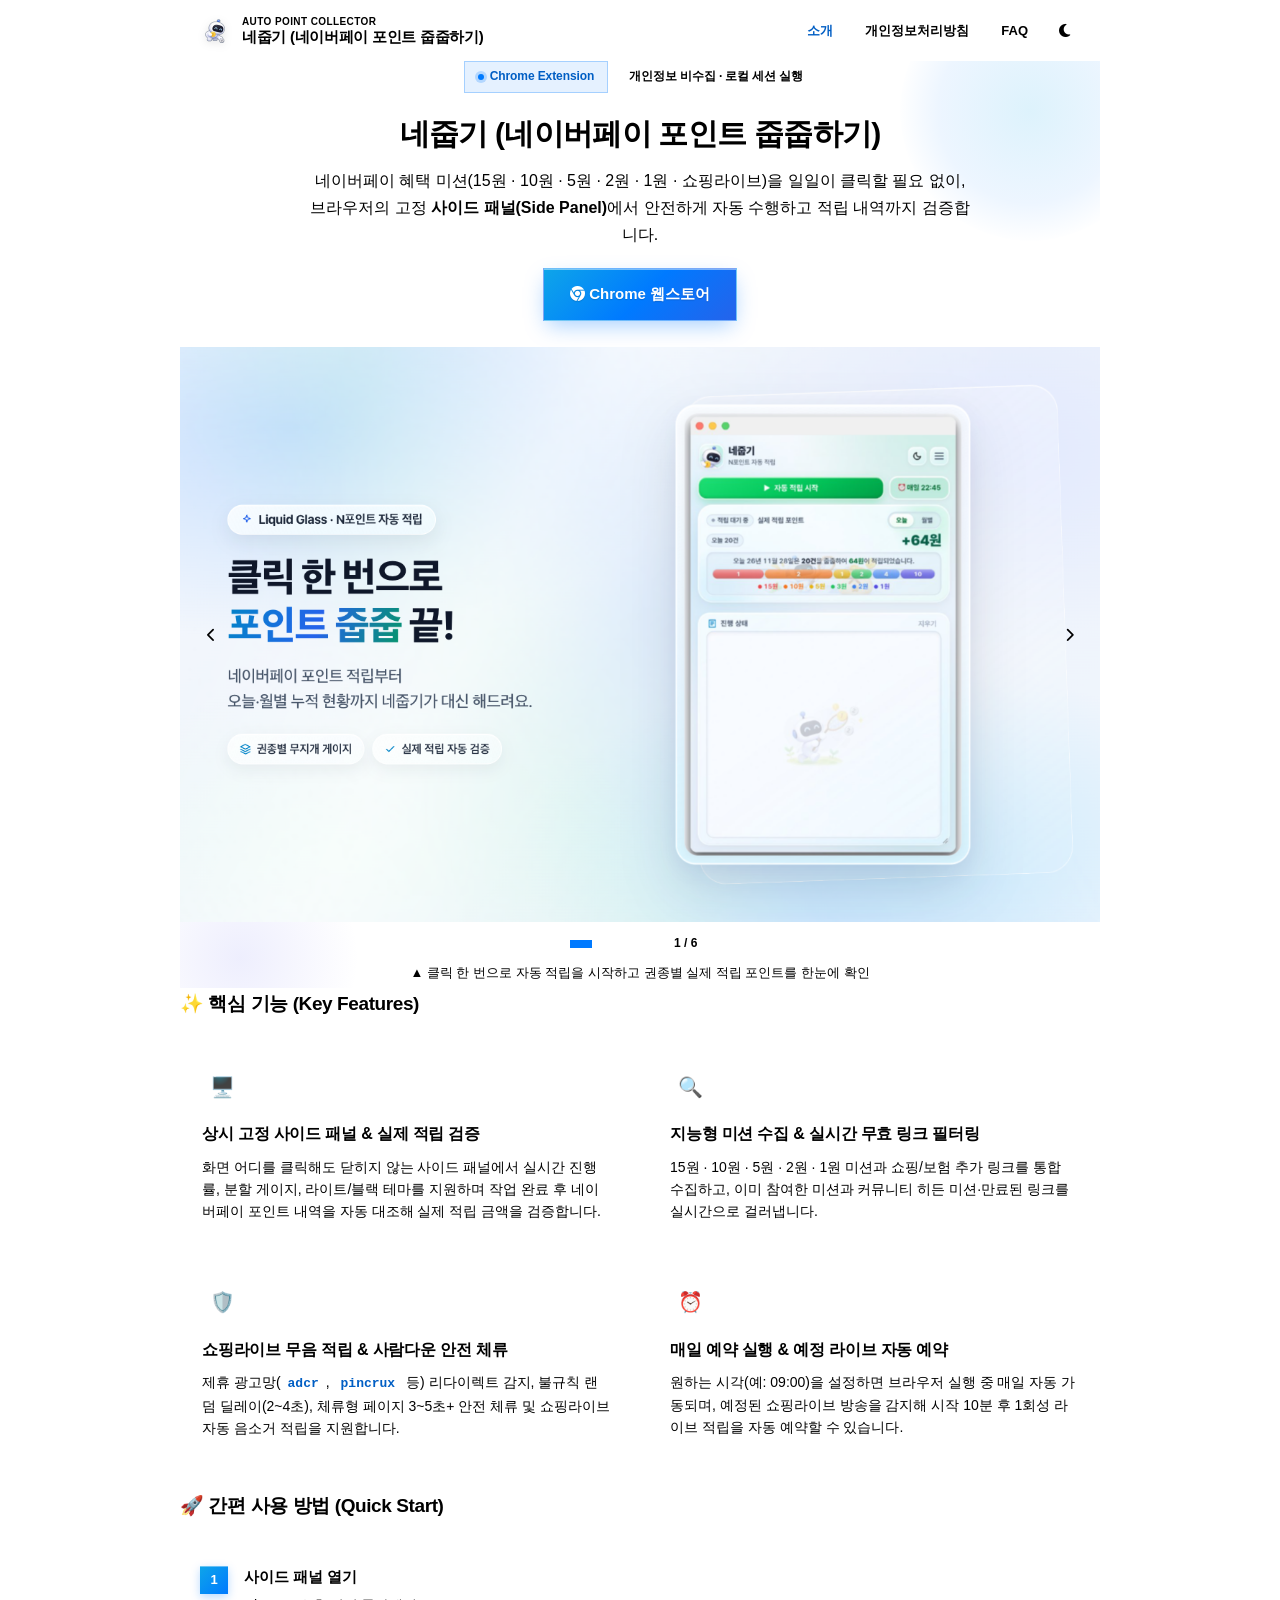
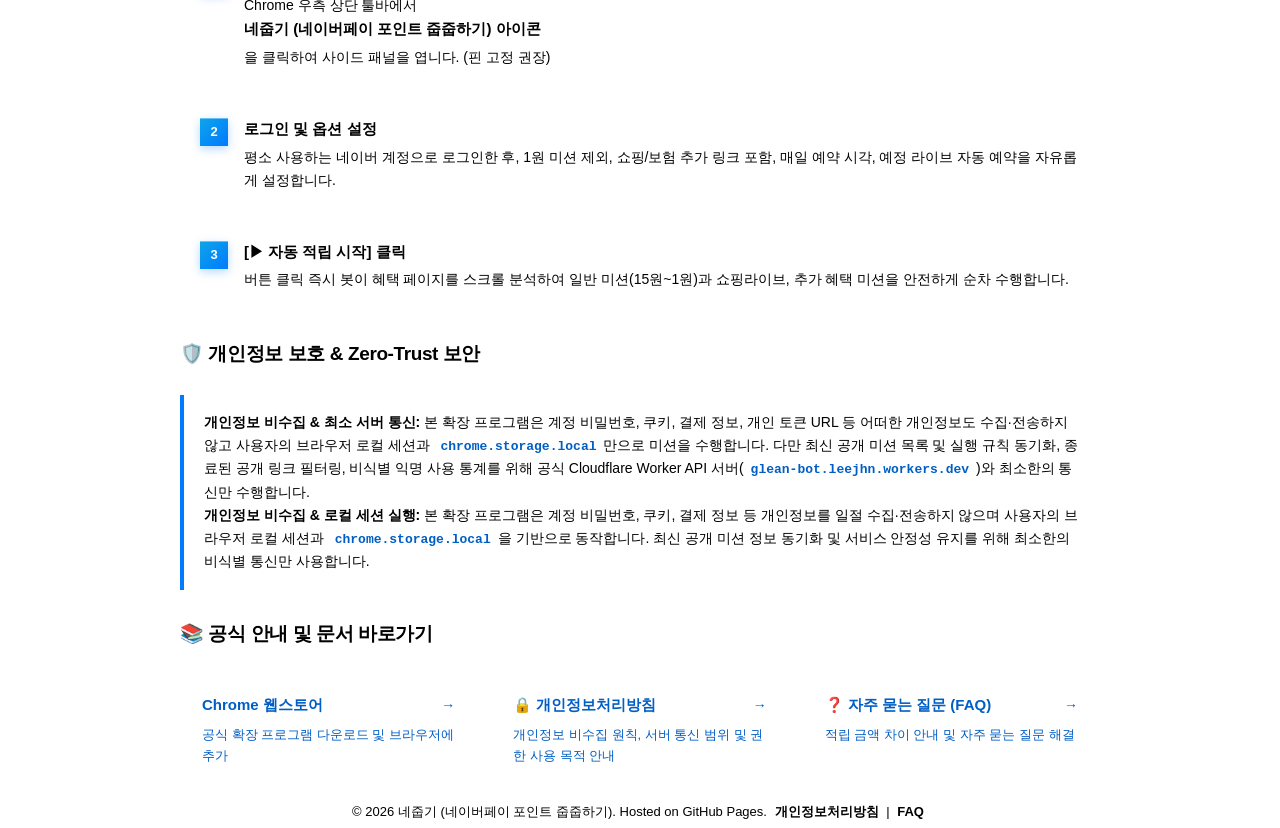
<file: index.html>
<!DOCTYPE html>
<html lang="ko">

<head>
  <meta charset="UTF-8">
  <meta name="viewport" content="width=device-width, initial-scale=1.0">
  <title>네줍기 (네이버페이 포인트 줍줍하기)</title>
  <!-- Google Analytics (GA4) -->
  <script async src="https://www.googletagmanager.com/gtag/js?id=G-PGM46FRKZF"></script>
  <script>
    window.dataLayer = window.dataLayer || [];
    function gtag() { dataLayer.push(arguments); }
    gtag('js', new Date());
    gtag('config', 'G-PGM46FRKZF');
  </script>
  <link rel="icon" type="image/png" sizes="48x48" href="icons/icon48.png">
  <link rel="icon" type="image/png" sizes="16x16" href="icons/icon16.png">
  <link rel="stylesheet" href="https://cdnjs.cloudflare.com/ajax/libs/font-awesome/6.5.1/css/all.min.css">
  <link rel="stylesheet" href="style.css">
  <script>
    (function () {
      const saved = localStorage.getItem("portal-theme") || localStorage.getItem("glean-theme");
      if (saved === "black") document.documentElement.setAttribute("data-theme", "black");
    })();
  </script>
</head>

<body>
  <div class="container">
    <!-- 1. Context Header (Floating Glass) -->
    <header>
      <div class="header-inner">
        <a href="index.html" class="brand">
          <div class="brand-icon-wrap">
            <img src="icons/icon48.png" alt="네줍기 (네이버페이 포인트 줍줍하기)" class="brand-icon">
          </div>
          <div class="brand-title-group">
            <span class="brand-eyebrow">Auto Point Collector</span>
            <span class="brand-name">네줍기 (네이버페이 포인트 줍줍하기)</span>
          </div>
        </a>
        <div class="header-right">
          <nav aria-label="주요 메뉴">
            <a href="index.html" class="active">소개</a>
            <a href="privacy.html">개인정보처리방침</a>
            <a href="support.html">FAQ</a>
          </nav>
          <button type="button" id="themeToggleBtn" class="theme-toggle-btn" title="화면 테마 전환 (Light / Black)"
            aria-label="화면 테마 전환"><i class="fa-solid fa-moon" id="themeIcon"></i></button>
        </div>
      </div>
    </header>

    <main>
      <!-- 2. Hero Surface -->
      <div class="card hero">
        <div class="hero-badges">
          <span class="badge"><span class="badge-dot"></span>Chrome Extension</span>
          <span class="badge badge-neutral">개인정보 비수집 · 로컬 세션 실행</span>
        </div>
        <h1>네줍기 (네이버페이 포인트 줍줍하기)</h1>
        <p class="lead">
          네이버페이 혜택 미션(15원 · 10원 · 5원 · 2원 · 1원 · 쇼핑라이브)을 일일이 클릭할 필요 없이,<br>
          브라우저의 고정 <strong>사이드 패널(Side Panel)</strong>에서 안전하게 자동 수행하고 적립 내역까지 검증합니다.
        </p>

        <div class="hero-actions">
          <a href="https://chromewebstore.google.com/detail/igapegjpaakmioifekllmfjdmkddagjp" target="_blank"
            rel="noopener noreferrer" class="btn-install">
            <span><i class="fa-brands fa-chrome"></i> Chrome 웹스토어</span>
          </a>
        </div>

        <!-- Product Screenshot Carousel -->
        <div class="screenshot-wrapper screenshot-carousel" id="screenshotCarousel" role="region"
          aria-roledescription="carousel" aria-label="네줍기 주요 화면 미리보기" tabindex="0">
          <div class="screenshot-viewport">
            <div class="screenshot-track" id="carouselTrack">
              <div class="screenshot-slide" data-caption="▲ 클릭 한 번으로 자동 적립을 시작하고 권종별 실제 적립 포인트를 한눈에 확인">
                <img src="images/screenshot_1_1280x800.png" alt="네줍기 - 클릭 한 번으로 네이버페이 포인트 자동 적립 및 권종별 실적립 요약"
                  width="1280" height="800" decoding="async" loading="eager" class="screenshot-slide-img">
              </div>
              <div class="screenshot-slide" data-caption="▲ 좌측 네이버페이 혜택 화면과 우측 상시 고정 사이드 패널의 나란히 실행 화면">
                <img src="images/screenshot_2_1280x800.png" alt="네줍기 - 브라우저 사이드 패널에서 네이버페이 혜택 페이지와 함께 자동 적립 실행"
                  width="1280" height="800" decoding="async" loading="lazy" class="screenshot-slide-img">
              </div>
              <div class="screenshot-slide" data-caption="▲ 다양한 미션의 실시간 수집과 진행 상태를 한눈에 확인하고 일시정지·중지 제어">
                <img src="images/screenshot_3_1280x800.png" alt="네줍기 - 실시간 미션 수집과 진행 상태 로그 확인 및 일시정지 제어"
                  width="1280" height="800" decoding="async" loading="lazy" class="screenshot-slide-img">
              </div>
              <div class="screenshot-slide" data-caption="▲ 오늘 누적 무지개 게이지와 월별 스파크라인·연간 4×3 통계까지 투명하게 조회">
                <img src="images/screenshot_4_1280x800.png" alt="네줍기 - 오늘 누적 무지개 게이지, 월별 스파크라인, 연간 4x3 월별 합계 모달"
                  width="1280" height="800" decoding="async" loading="lazy" class="screenshot-slide-img">
              </div>
              <div class="screenshot-slide" data-caption="▲ 매일 자동 시작 예약, 예정 라이브 +10분 예약, 별도 창 조용히 실행 등 맞춤 옵션">
                <img src="images/screenshot_5_1280x800.png" alt="네줍기 - 매일 자동 시작 시간 예약, 예정 라이브 예약 및 맞춤 자동화 설정"
                  width="1280" height="800" decoding="async" loading="lazy" class="screenshot-slide-img">
              </div>
              <div class="screenshot-slide" data-caption="▲ 크롬 우측 상단 퍼즐 아이콘에서 네줍기를 찾아 핀 고정으로 빠르게 열기">
                <img src="images/screenshot_6_1280x800.png" alt="네줍기 - 크롬 우측 상단 퍼즐 아이콘에서 네줍기를 찾아 핀 고정하는 사용 가이드"
                  width="1280" height="800" decoding="async" loading="lazy" class="screenshot-slide-img">
              </div>
            </div>
            <button type="button" class="carousel-btn prev" id="carouselPrev" aria-label="이전 화면">
              <i class="fa-solid fa-chevron-left"></i>
            </button>
            <button type="button" class="carousel-btn next" id="carouselNext" aria-label="다음 화면">
              <i class="fa-solid fa-chevron-right"></i>
            </button>
          </div>
          <div class="carousel-controls">
            <div class="carousel-dots" id="carouselDots">
              <button type="button" class="carousel-dot active" data-index="0" aria-label="1번 화면 보기"
                aria-current="true"></button>
              <button type="button" class="carousel-dot" data-index="1" aria-label="2번 화면 보기"></button>
              <button type="button" class="carousel-dot" data-index="2" aria-label="3번 화면 보기"></button>
              <button type="button" class="carousel-dot" data-index="3" aria-label="4번 화면 보기"></button>
              <button type="button" class="carousel-dot" data-index="4" aria-label="5번 화면 보기"></button>
              <button type="button" class="carousel-dot" data-index="5" aria-label="6번 화면 보기"></button>
            </div>
            <span class="carousel-counter" id="carouselCounter" aria-live="polite">1 / 6</span>
          </div>
          <p class="screenshot-caption" id="carouselCaption">▲ 클릭 한 번으로 자동 적립을 시작하고 권종별 실제 적립 포인트를 한눈에 확인</p>
        </div>
      </div>

      <!-- 3. Key Features & Quick Start Surface -->
      <div class="card">
        <h2>✨ 핵심 기능 (Key Features)</h2>
        <div class="feature-grid">
          <div class="feature-item">
            <div class="icon">🖥️</div>
            <h3>상시 고정 사이드 패널 &amp; 실제 적립 검증</h3>
            <p>화면 어디를 클릭해도 닫히지 않는 사이드 패널에서 실시간 진행률, 분할 게이지, 라이트/블랙 테마를 지원하며 작업 완료 후 네이버페이 포인트 내역을 자동 대조해 실제 적립 금액을
              검증합니다.</p>
          </div>

          <div class="feature-item">
            <div class="icon">🔍</div>
            <h3>지능형 미션 수집 &amp; 실시간 무효 링크 필터링</h3>
            <p>15원 · 10원 · 5원 · 2원 · 1원 미션과 쇼핑/보험 추가 링크를 통합 수집하고, 이미 참여한 미션과 커뮤니티 히든 미션·만료된 링크를 실시간으로 걸러냅니다.</p>
          </div>

          <div class="feature-item">
            <div class="icon">🛡️</div>
            <h3>쇼핑라이브 무음 적립 &amp; 사람다운 안전 체류</h3>
            <p>제휴 광고망(<code>adcr</code>, <code>pincrux</code> 등) 리다이렉트 감지, 불규칙 랜덤 딜레이(2~4초), 체류형 페이지 3~5초+ 안전 체류 및 쇼핑라이브
              자동 음소거 적립을 지원합니다.</p>
          </div>

          <div class="feature-item">
            <div class="icon">⏰</div>
            <h3>매일 예약 실행 &amp; 예정 라이브 자동 예약</h3>
            <p>원하는 시각(예: 09:00)을 설정하면 브라우저 실행 중 매일 자동 가동되며, 예정된 쇼핑라이브 방송을 감지해 시작 10분 후 1회성 라이브 적립을 자동 예약할 수 있습니다.</p>
          </div>
        </div>

        <h2>🚀 간편 사용 방법 (Quick Start)</h2>
        <div class="steps-container">
          <div class="step-row">
            <div class="step-num">1</div>
            <div class="step-content">
              <strong>사이드 패널 열기</strong>
              <p>Chrome 우측 상단 툴바에서 <strong>네줍기 (네이버페이 포인트 줍줍하기) 아이콘</strong>을 클릭하여 사이드 패널을 엽니다. (핀 고정 권장)</p>
            </div>
          </div>

          <div class="step-row">
            <div class="step-num">2</div>
            <div class="step-content">
              <strong>로그인 및 옵션 설정</strong>
              <p>평소 사용하는 네이버 계정으로 로그인한 후, 1원 미션 제외, 쇼핑/보험 추가 링크 포함, 매일 예약 시각, 예정 라이브 자동 예약을 자유롭게 설정합니다.</p>
            </div>
          </div>

          <div class="step-row">
            <div class="step-num">3</div>
            <div class="step-content">
              <strong>[▶ 자동 적립 시작] 클릭</strong>
              <p>버튼 클릭 즉시 봇이 혜택 페이지를 스크롤 분석하여 일반 미션(15원~1원)과 쇼핑라이브, 추가 혜택 미션을 안전하게 순차 수행합니다.</p>
            </div>
          </div>
        </div>

        <h2>🛡️ 개인정보 보호 &amp; Zero-Trust 보안</h2>
        <div class="meta-box">
          <p><strong>개인정보 비수집 &amp; 최소 서버 통신:</strong> 본 확장 프로그램은 계정 비밀번호, 쿠키, 결제 정보, 개인 토큰 URL 등 어떠한 개인정보도 수집·전송하지 않고
            사용자의 브라우저 로컬 세션과 <code>chrome.storage.local</code>만으로 미션을 수행합니다. 다만 최신 공개 미션 목록 및 실행 규칙 동기화, 종료된 공개 링크 필터링,
            비식별 익명 사용 통계를 위해 공식 Cloudflare Worker API 서버(<code>glean-bot.leejhn.workers.dev</code>)와 최소한의 통신만 수행합니다.</p>
          <p><strong>개인정보 비수집 &amp; 로컬 세션 실행:</strong> 본 확장 프로그램은 계정 비밀번호, 쿠키, 결제 정보 등 개인정보를 일절 수집·전송하지 않으며 사용자의 브라우저 로컬
            세션과 <code>chrome.storage.local</code>을 기반으로 동작합니다. 최신 공개 미션 정보 동기화 및 서비스 안정성 유지를 위해 최소한의 비식별 통신만 사용합니다.</p>
        </div>

        <h2>📚 공식 안내 및 문서 바로가기</h2>
        <div class="links-grid">
          <a href="https://chromewebstore.google.com/detail/igapegjpaakmioifekllmfjdmkddagjp" target="_blank"
            rel="noopener noreferrer" class="link-card">
            <div class="title">Chrome 웹스토어</div>
            <div class="desc">공식 확장 프로그램 다운로드 및 브라우저에 추가</div>
          </a>

          <a href="privacy.html" class="link-card">
            <div class="title">🔒 개인정보처리방침</div>
            <div class="desc">개인정보 비수집 원칙, 서버 통신 범위 및 권한 사용 목적 안내</div>
          </a>

          <a href="support.html" class="link-card">
            <div class="title">❓ 자주 묻는 질문 (FAQ)</div>
            <div class="desc">적립 금액 차이 안내 및 자주 묻는 질문 해결</div>
          </a>
        </div>
      </div>
    </main>

    <footer>
      <p>&copy; 2026 네줍기 (네이버페이 포인트 줍줍하기). Hosted on GitHub Pages. <a href="privacy.html">개인정보처리방침</a> | <a
          href="support.html">FAQ</a></p>
    </footer>
  </div>

  <script>
    (function () {
      const btn = document.getElementById("themeToggleBtn");
      const icon = document.getElementById("themeIcon");
      const updateIcon = () => {
        const isBlack = document.documentElement.getAttribute("data-theme") === "black";
        if (icon) icon.className = isBlack ? "fa-solid fa-sun" : "fa-solid fa-moon";
      };
      updateIcon();
      btn.addEventListener("click", () => {
        const isBlack = document.documentElement.getAttribute("data-theme") === "black";
        const next = isBlack ? "light" : "black";
        if (isBlack) {
          document.documentElement.removeAttribute("data-theme");
        } else {
          document.documentElement.setAttribute("data-theme", "black");
        }
        localStorage.setItem("portal-theme", next);
        localStorage.setItem("glean-theme", next);
        updateIcon();
      });
    })();

    (function () {
      const carousel = document.getElementById("screenshotCarousel");
      const track = document.getElementById("carouselTrack");
      const prevBtn = document.getElementById("carouselPrev");
      const nextBtn = document.getElementById("carouselNext");
      const dotsWrap = document.getElementById("carouselDots");
      const counter = document.getElementById("carouselCounter");
      const caption = document.getElementById("carouselCaption");
      if (!carousel || !track) return;

      const slides = Array.from(track.querySelectorAll(".screenshot-slide"));
      const dots = dotsWrap ? Array.from(dotsWrap.querySelectorAll(".carousel-dot")) : [];
      const total = slides.length;
      if (total === 0) return;

      const AUTO_INTERVAL_MS = 4500;
      const reduceMotion = window.matchMedia && window.matchMedia("(prefers-reduced-motion: reduce)").matches;
      let currentIndex = 0;
      let timerId = null;
      let touchStartX = null;
      let touchStartY = null;

      function render() {
        track.style.transform = `translateX(-${currentIndex * 100}%)`;
        dots.forEach((dot, idx) => {
          const isActive = idx === currentIndex;
          dot.classList.toggle("active", isActive);
          if (isActive) {
            dot.setAttribute("aria-current", "true");
          } else {
            dot.removeAttribute("aria-current");
          }
        });
        if (counter) counter.textContent = `${currentIndex + 1} / ${total}`;
        if (caption) {
          const text = slides[currentIndex].getAttribute("data-caption") || "";
          caption.textContent = text;
        }
      }

      function goTo(index) {
        currentIndex = ((index % total) + total) % total;
        render();
      }

      function stopAuto() {
        if (timerId !== null) {
          clearInterval(timerId);
          timerId = null;
        }
      }

      function startAuto() {
        if (reduceMotion || document.hidden || total <= 1) return;
        stopAuto();
        timerId = setInterval(() => goTo(currentIndex + 1), AUTO_INTERVAL_MS);
      }

      function resetAuto() {
        stopAuto();
        startAuto();
      }

      if (prevBtn) {
        prevBtn.addEventListener("click", () => {
          goTo(currentIndex - 1);
          resetAuto();
        });
      }

      if (nextBtn) {
        nextBtn.addEventListener("click", () => {
          goTo(currentIndex + 1);
          resetAuto();
        });
      }

      dots.forEach((dot) => {
        dot.addEventListener("click", () => {
          const idx = Number(dot.getAttribute("data-index"));
          if (!Number.isNaN(idx)) {
            goTo(idx);
            resetAuto();
          }
        });
      });

      carousel.addEventListener("keydown", (e) => {
        if (e.key === "ArrowLeft") {
          e.preventDefault();
          goTo(currentIndex - 1);
          resetAuto();
        } else if (e.key === "ArrowRight") {
          e.preventDefault();
          goTo(currentIndex + 1);
          resetAuto();
        }
      });

      carousel.addEventListener("mouseenter", stopAuto);
      carousel.addEventListener("mouseleave", startAuto);
      carousel.addEventListener("focusin", stopAuto);
      carousel.addEventListener("focusout", (e) => {
        if (!carousel.contains(e.relatedTarget)) startAuto();
      });

      carousel.addEventListener("touchstart", (e) => {
        if (e.touches.length !== 1) return;
        touchStartX = e.touches[0].clientX;
        touchStartY = e.touches[0].clientY;
        stopAuto();
      }, { passive: true });

      carousel.addEventListener("touchend", (e) => {
        if (touchStartX === null || touchStartY === null || e.changedTouches.length === 0) {
          startAuto();
          return;
        }
        const dx = e.changedTouches[0].clientX - touchStartX;
        const dy = e.changedTouches[0].clientY - touchStartY;
        touchStartX = null;
        touchStartY = null;
        if (Math.abs(dx) >= 40 && Math.abs(dx) > Math.abs(dy)) {
          goTo(dx < 0 ? currentIndex + 1 : currentIndex - 1);
        }
        startAuto();
      }, { passive: true });

      document.addEventListener("visibilitychange", () => {
        if (document.hidden) {
          stopAuto();
        } else {
          startAuto();
        }
      });

      render();
      startAuto();
    })();
  </script>
</body>

</html>
</file>
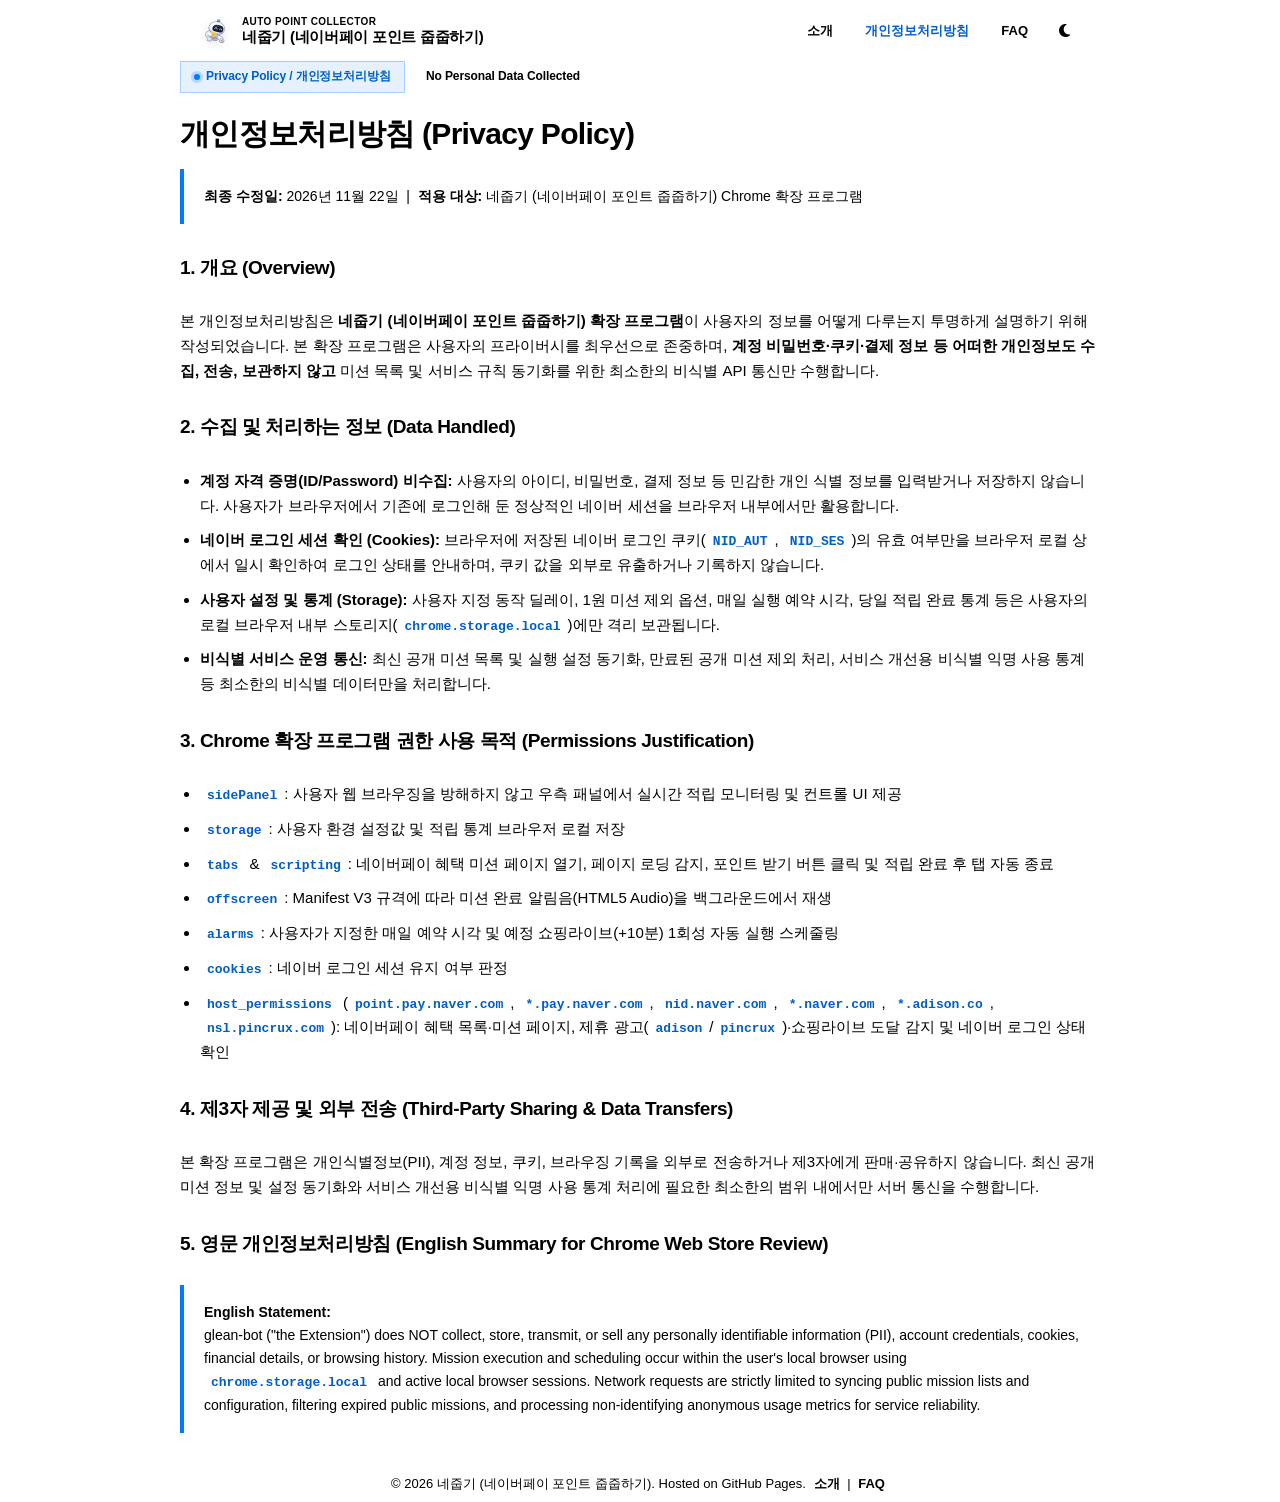
<file: privacy.html>
<!DOCTYPE html>
<html lang="ko">

<head>
  <meta charset="UTF-8">
  <meta name="viewport" content="width=device-width, initial-scale=1.0">
  <title>개인정보처리방침 (Privacy Policy) - 네줍기 (네이버페이 포인트 줍줍하기)</title>
  <!-- Google Analytics (GA4) -->
  <script async src="https://www.googletagmanager.com/gtag/js?id=G-PGM46FRKZF"></script>
  <script>
    window.dataLayer = window.dataLayer || [];
    function gtag() { dataLayer.push(arguments); }
    gtag('js', new Date());
    gtag('config', 'G-PGM46FRKZF');
  </script>
  <link rel="icon" type="image/png" sizes="48x48" href="icons/icon48.png">
  <link rel="icon" type="image/png" sizes="16x16" href="icons/icon16.png">
  <link rel="stylesheet" href="https://cdnjs.cloudflare.com/ajax/libs/font-awesome/6.5.1/css/all.min.css">
  <link rel="stylesheet" href="style.css">
  <script>
    (function () {
      const saved = localStorage.getItem("portal-theme") || localStorage.getItem("glean-theme");
      if (saved === "black") document.documentElement.setAttribute("data-theme", "black");
    })();
  </script>
</head>

<body>
  <div class="container">
    <header>
      <div class="header-inner">
        <a href="index.html" class="brand">
          <div class="brand-icon-wrap">
            <img src="icons/icon48.png" alt="네줍기 (네이버페이 포인트 줍줍하기)" class="brand-icon">
          </div>
          <div class="brand-title-group">
            <span class="brand-eyebrow">Auto Point Collector</span>
            <span class="brand-name">네줍기 (네이버페이 포인트 줍줍하기)</span>
          </div>
        </a>
        <div class="header-right">
          <nav aria-label="주요 메뉴">
            <a href="index.html">소개</a>
            <a href="privacy.html" class="active">개인정보처리방침</a>
            <a href="support.html">FAQ</a>
          </nav>
          <button type="button" id="themeToggleBtn" class="theme-toggle-btn" title="화면 테마 전환 (Light / Black)"
            aria-label="화면 테마 전환"><i class="fa-solid fa-moon" id="themeIcon"></i></button>
        </div>
      </div>
    </header>

    <main>
      <div class="card">
        <div class="hero-badges">
          <span class="badge"><span class="badge-dot"></span>Privacy Policy / 개인정보처리방침</span>
          <span class="badge badge-neutral">No Personal Data Collected</span>
        </div>
        <h1>개인정보처리방침 (Privacy Policy)</h1>
        <div class="meta-box">
          <p><strong>최종 수정일:</strong> 2026년 11월 22일 &nbsp;|&nbsp; <strong>적용 대상:</strong> 네줍기 (네이버페이 포인트 줍줍하기) Chrome 확장
            프로그램</p>
        </div>

        <h2>1. 개요 (Overview)</h2>
        <p>본 개인정보처리방침은 <strong>네줍기 (네이버페이 포인트 줍줍하기) 확장 프로그램</strong>이 사용자의 정보를 어떻게 다루는지 투명하게 설명하기 위해 작성되었습니다. 본 확장 프로그램은
          사용자의 프라이버시를 최우선으로 존중하며, <strong>계정 비밀번호·쿠키·결제 정보 등 어떠한 개인정보도 수집, 전송, 보관하지 않고</strong> 미션 목록 및 서비스 규칙 동기화를 위한
          최소한의 비식별 API 통신만 수행합니다.</p>

        <h2>2. 수집 및 처리하는 정보 (Data Handled)</h2>
        <ul>
          <li><strong>계정 자격 증명(ID/Password) 비수집:</strong> 사용자의 아이디, 비밀번호, 결제 정보 등 민감한 개인 식별 정보를 입력받거나 저장하지 않습니다. 사용자가
            브라우저에서 기존에 로그인해 둔 정상적인 네이버 세션을 브라우저 내부에서만 활용합니다.</li>
          <li><strong>네이버 로그인 세션 확인 (Cookies):</strong> 브라우저에 저장된 네이버 로그인 쿠키(<code>NID_AUT</code>,
            <code>NID_SES</code>)의 유효 여부만을 브라우저 로컬 상에서 일시 확인하여 로그인 상태를 안내하며, 쿠키 값을 외부로 유출하거나 기록하지 않습니다.
          </li>
          <li><strong>사용자 설정 및 통계 (Storage):</strong> 사용자 지정 동작 딜레이, 1원 미션 제외 옵션, 매일 실행 예약 시각, 당일 적립 완료 통계 등은 사용자의 로컬
            브라우저 내부 스토리지(<code>chrome.storage.local</code>)에만 격리 보관됩니다.</li>
          <li><strong>비식별 서비스 운영 통신:</strong> 최신 공개 미션 목록 및 실행 설정 동기화, 만료된 공개 미션 제외 처리, 서비스 개선용 비식별 익명 사용 통계 등 최소한의 비식별
            데이터만을 처리합니다.</li>
        </ul>

        <h2>3. Chrome 확장 프로그램 권한 사용 목적 (Permissions Justification)</h2>
        <ul>
          <li><code>sidePanel</code>: 사용자 웹 브라우징을 방해하지 않고 우측 패널에서 실시간 적립 모니터링 및 컨트롤 UI 제공</li>
          <li><code>storage</code>: 사용자 환경 설정값 및 적립 통계 브라우저 로컬 저장</li>
          <li><code>tabs</code> &amp; <code>scripting</code>: 네이버페이 혜택 미션 페이지 열기, 페이지 로딩 감지, 포인트 받기 버튼 클릭 및 적립 완료 후 탭 자동
            종료</li>
          <li><code>offscreen</code>: Manifest V3 규격에 따라 미션 완료 알림음(HTML5 Audio)을 백그라운드에서 재생</li>
          <li><code>alarms</code>: 사용자가 지정한 매일 예약 시각 및 예정 쇼핑라이브(+10분) 1회성 자동 실행 스케줄링</li>
          <li><code>cookies</code>: 네이버 로그인 세션 유지 여부 판정</li>
          <li><code>host_permissions</code> (<code>point.pay.naver.com</code>, <code>*.pay.naver.com</code>,
            <code>nid.naver.com</code>, <code>*.naver.com</code>, <code>*.adison.co</code>,
            <code>nsl.pincrux.com</code>): 네이버페이 혜택 목록·미션 페이지, 제휴 광고(<code>adison</code>/<code>pincrux</code>)·쇼핑라이브 도달
            감지 및 네이버 로그인 상태 확인
          </li>
        </ul>

        <h2>4. 제3자 제공 및 외부 전송 (Third-Party Sharing &amp; Data Transfers)</h2>
        <p>본 확장 프로그램은 개인식별정보(PII), 계정 정보, 쿠키, 브라우징 기록을 외부로 전송하거나 제3자에게 판매·공유하지 않습니다. 최신 공개 미션 정보 및 설정 동기화와 서비스 개선용 비식별
          익명 사용 통계 처리에 필요한 최소한의 범위 내에서만 서버 통신을 수행합니다.</p>

        <h2>5. 영문 개인정보처리방침 (English Summary for Chrome Web Store Review)</h2>
        <div class="meta-box">
          <p><strong>English Statement:</strong><br>
            glean-bot ("the Extension") does NOT collect, store, transmit, or sell any personally identifiable
            information (PII), account credentials, cookies, financial details, or browsing history. Mission execution
            and scheduling occur within the user's local browser using <code>chrome.storage.local</code> and active
            local browser sessions. Network requests are strictly limited to syncing public mission lists and
            configuration, filtering expired public missions, and processing non-identifying anonymous usage metrics for
            service reliability.</p>
        </div>
      </div>
    </main>

    <footer>
      <p>&copy; 2026 네줍기 (네이버페이 포인트 줍줍하기). Hosted on GitHub Pages. <a href="index.html">소개</a> | <a
          href="support.html">FAQ</a></p>
    </footer>
  </div>

  <script>
    (function () {
      const btn = document.getElementById("themeToggleBtn");
      const icon = document.getElementById("themeIcon");
      const updateIcon = () => {
        const isBlack = document.documentElement.getAttribute("data-theme") === "black";
        if (icon) icon.className = isBlack ? "fa-solid fa-sun" : "fa-solid fa-moon";
      };
      updateIcon();
      btn.addEventListener("click", () => {
        const isBlack = document.documentElement.getAttribute("data-theme") === "black";
        const next = isBlack ? "light" : "black";
        if (isBlack) {
          document.documentElement.removeAttribute("data-theme");
        } else {
          document.documentElement.setAttribute("data-theme", "black");
        }
        localStorage.setItem("portal-theme", next);
        localStorage.setItem("glean-theme", next);
        updateIcon();
      });
    })();
  </script>
</body>

</html>
</file>
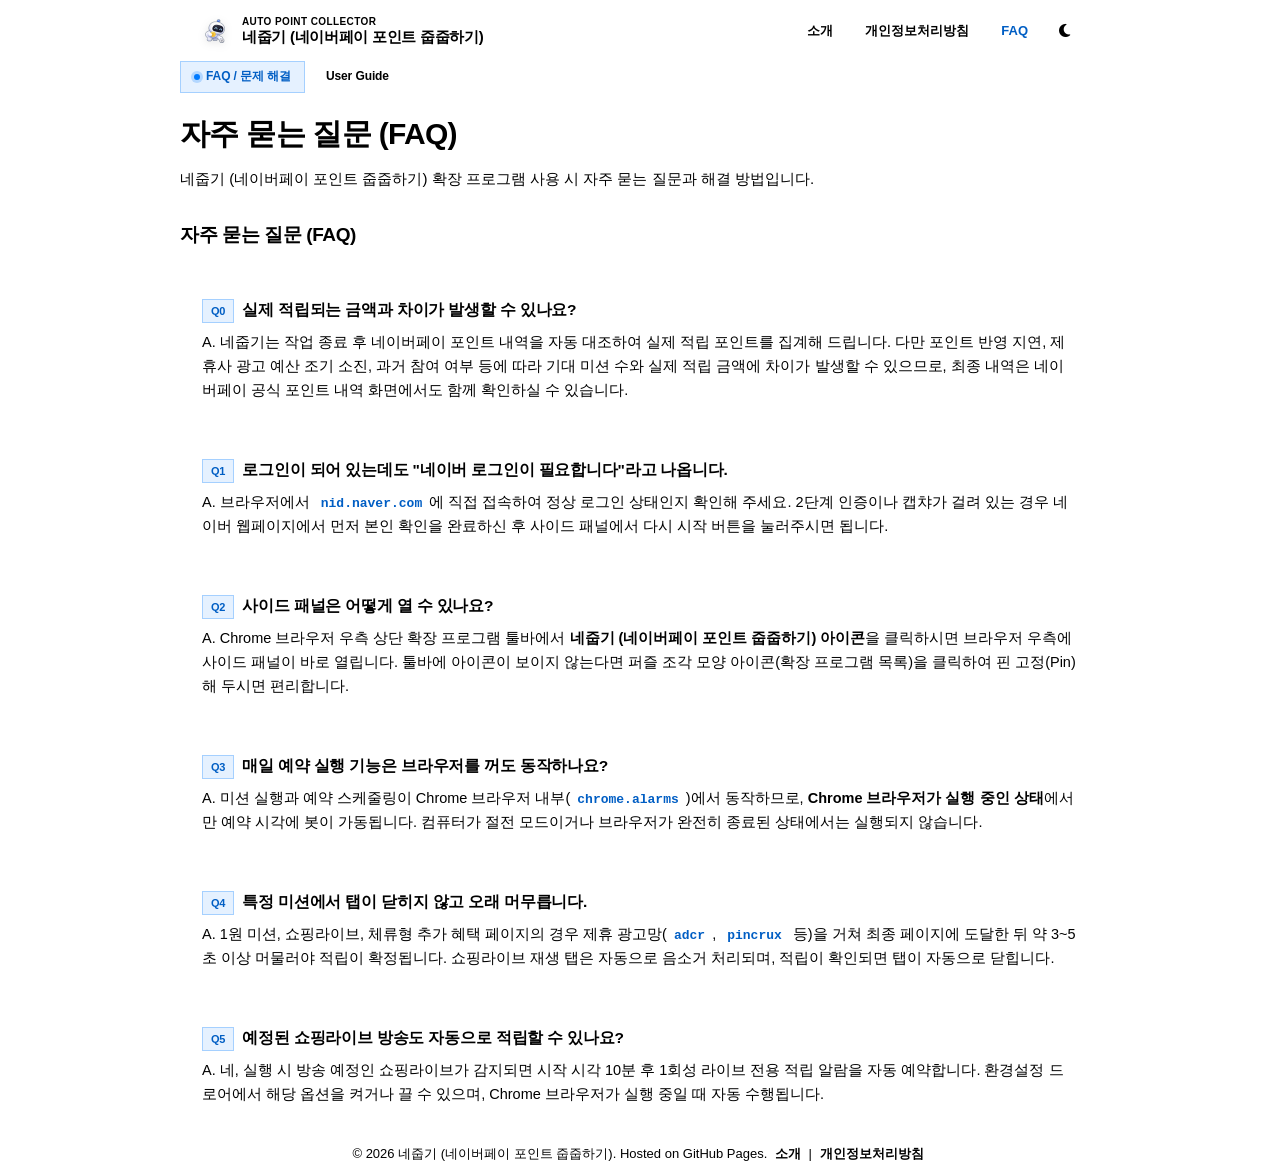
<file: support.html>
<!DOCTYPE html>
<html lang="ko">

<head>
  <meta charset="UTF-8">
  <meta name="viewport" content="width=device-width, initial-scale=1.0">
  <title>자주 묻는 질문 (FAQ) - 네줍기 (네이버페이 포인트 줍줍하기)</title>
  <!-- Google Analytics (GA4) -->
  <script async src="https://www.googletagmanager.com/gtag/js?id=G-PGM46FRKZF"></script>
  <script>
    window.dataLayer = window.dataLayer || [];
    function gtag() { dataLayer.push(arguments); }
    gtag('js', new Date());
    gtag('config', 'G-PGM46FRKZF');
  </script>
  <link rel="icon" type="image/png" sizes="48x48" href="icons/icon48.png">
  <link rel="icon" type="image/png" sizes="16x16" href="icons/icon16.png">
  <link rel="stylesheet" href="https://cdnjs.cloudflare.com/ajax/libs/font-awesome/6.5.1/css/all.min.css">
  <link rel="stylesheet" href="style.css">
  <script>
    (function () {
      const saved = localStorage.getItem("portal-theme") || localStorage.getItem("glean-theme");
      if (saved === "black") document.documentElement.setAttribute("data-theme", "black");
    })();
  </script>
</head>

<body>
  <div class="container">
    <!-- 1. Context Header (Floating Glass) -->
    <header>
      <div class="header-inner">
        <a href="index.html" class="brand">
          <div class="brand-icon-wrap">
            <img src="icons/icon48.png" alt="네줍기 (네이버페이 포인트 줍줍하기)" class="brand-icon">
          </div>
          <div class="brand-title-group">
            <span class="brand-eyebrow">Auto Point Collector</span>
            <span class="brand-name">네줍기 (네이버페이 포인트 줍줍하기)</span>
          </div>
        </a>
        <div class="header-right">
          <nav aria-label="주요 메뉴">
            <a href="index.html">소개</a>
            <a href="privacy.html">개인정보처리방침</a>
            <a href="support.html" class="active">FAQ</a>
          </nav>
          <button type="button" id="themeToggleBtn" class="theme-toggle-btn" title="화면 테마 전환 (Light / Black)"
            aria-label="화면 테마 전환"><i class="fa-solid fa-moon" id="themeIcon"></i></button>
        </div>
      </div>
    </header>

    <main>
      <div class="card">
        <div class="hero-badges">
          <span class="badge"><span class="badge-dot"></span>FAQ / 문제 해결</span>
          <span class="badge badge-neutral">User Guide</span>
        </div>
        <h1>자주 묻는 질문 (FAQ)</h1>
        <p>네줍기 (네이버페이 포인트 줍줍하기) 확장 프로그램 사용 시 자주 묻는 질문과 해결 방법입니다.</p>

        <h2>자주 묻는 질문 (FAQ)</h2>

        <div class="faq-list">
          <div class="faq-item">
            <h3><span class="faq-q-badge">Q0</span>실제 적립되는 금액과 차이가 발생할 수 있나요?</h3>
            <p>A. 네줍기는 작업 종료 후 네이버페이 포인트 내역을 자동 대조하여 실제 적립 포인트를 집계해 드립니다. 다만 포인트 반영 지연, 제휴사 광고 예산 조기 소진, 과거 참여 여부 등에 따라
              기대 미션 수와 실제 적립 금액에 차이가 발생할 수 있으므로, 최종 내역은 네이버페이 공식 포인트 내역 화면에서도 함께 확인하실 수 있습니다.</p>
          </div>

          <div class="faq-item">
            <h3><span class="faq-q-badge">Q1</span>로그인이 되어 있는데도 "네이버 로그인이 필요합니다"라고 나옵니다.</h3>
            <p>A. 브라우저에서 <code>nid.naver.com</code>에 직접 접속하여 정상 로그인 상태인지 확인해 주세요. 2단계 인증이나 캡챠가 걸려 있는 경우 네이버 웹페이지에서 먼저 본인
              확인을 완료하신 후 사이드 패널에서 다시 시작 버튼을 눌러주시면 됩니다.</p>
          </div>

          <div class="faq-item">
            <h3><span class="faq-q-badge">Q2</span>사이드 패널은 어떻게 열 수 있나요?</h3>
            <p>A. Chrome 브라우저 우측 상단 확장 프로그램 툴바에서 <strong>네줍기 (네이버페이 포인트 줍줍하기) 아이콘</strong>을 클릭하시면 브라우저 우측에 사이드 패널이 바로
              열립니다. 툴바에 아이콘이 보이지 않는다면 퍼즐 조각 모양 아이콘(확장 프로그램 목록)을 클릭하여 핀 고정(Pin)해 두시면 편리합니다.</p>
          </div>

          <div class="faq-item">
            <h3><span class="faq-q-badge">Q3</span>매일 예약 실행 기능은 브라우저를 꺼도 동작하나요?</h3>
            <p>A. 미션 실행과 예약 스케줄링이 Chrome 브라우저 내부(<code>chrome.alarms</code>)에서 동작하므로, <strong>Chrome 브라우저가 실행 중인
                상태</strong>에서만 예약 시각에 봇이 가동됩니다. 컴퓨터가 절전 모드이거나 브라우저가 완전히 종료된 상태에서는 실행되지 않습니다.</p>
          </div>

          <div class="faq-item">
            <h3><span class="faq-q-badge">Q4</span>특정 미션에서 탭이 닫히지 않고 오래 머무릅니다.</h3>
            <p>A. 1원 미션, 쇼핑라이브, 체류형 추가 혜택 페이지의 경우 제휴 광고망(<code>adcr</code>, <code>pincrux</code> 등)을 거쳐 최종 페이지에 도달한 뒤 약
              3~5초 이상 머물러야 적립이 확정됩니다. 쇼핑라이브 재생 탭은 자동으로 음소거 처리되며, 적립이 확인되면 탭이 자동으로 닫힙니다.</p>
          </div>

          <div class="faq-item">
            <h3><span class="faq-q-badge">Q5</span>예정된 쇼핑라이브 방송도 자동으로 적립할 수 있나요?</h3>
            <p>A. 네, 실행 시 방송 예정인 쇼핑라이브가 감지되면 시작 시각 10분 후 1회성 라이브 전용 적립 알람을 자동 예약합니다. 환경설정 드로어에서 해당 옵션을 켜거나 끌 수 있으며,
              Chrome 브라우저가 실행 중일 때 자동 수행됩니다.</p>
          </div>
        </div>
      </div>
    </main>

    <footer>
      <p>&copy; 2026 네줍기 (네이버페이 포인트 줍줍하기). Hosted on GitHub Pages. <a href="index.html">소개</a> | <a
          href="privacy.html">개인정보처리방침</a></p>
    </footer>
  </div>

  <script>
    (function () {
      const btn = document.getElementById("themeToggleBtn");
      const icon = document.getElementById("themeIcon");
      const updateIcon = () => {
        const isBlack = document.documentElement.getAttribute("data-theme") === "black";
        if (icon) icon.className = isBlack ? "fa-solid fa-sun" : "fa-solid fa-moon";
      };
      updateIcon();
      btn.addEventListener("click", () => {
        const isBlack = document.documentElement.getAttribute("data-theme") === "black";
        const next = isBlack ? "light" : "black";
        if (isBlack) {
          document.documentElement.removeAttribute("data-theme");
        } else {
          document.documentElement.setAttribute("data-theme", "black");
        }
        localStorage.setItem("portal-theme", next);
        localStorage.setItem("glean-theme", next);
        updateIcon();
      });
    })();
  </script>
</body>

</html>
</file>
<file: style.css>
@charset "UTF-8";
@import url("https://leejhn.github.io/theme.css");

/* ==========================================================================
   DESIGN TOKENS - glean-bot Accent Overrides (Apple Liquid Glass Sapphire)
   ========================================================================== */
:root {
  --color-brand: #007aff;
  --color-brand-dark: #005ec4;
  --color-brand-deep: #004ea8;
  --color-brand-soft: rgba(0, 122, 255, 0.10);
  --color-brand-border: rgba(0, 122, 255, 0.28);
}

/* ==========================================================================
   DESIGN TOKENS - Black Theme Accent Overrides
   ========================================================================== */
[data-theme="black"] {
  --color-brand: #38bdf8;
  --color-brand-dark: #60a5fa;
  --color-brand-deep: #93c5fd;
  --color-brand-soft: rgba(56, 189, 248, 0.16);
  --color-brand-border: rgba(96, 165, 250, 0.36);
}

/* ==========================================================================
   BASE & RESET
   ========================================================================== */
* {
  box-sizing: border-box;
  margin: 0;
  padding: 0;
  font-family: "Pretendard", -apple-system, BlinkMacSystemFont, "Segoe UI", Roboto, "Apple SD Gothic Neo", sans-serif;
  -webkit-font-smoothing: antialiased;
  -moz-osx-font-smoothing: grayscale;
}

html {
  scroll-behavior: smooth;
}

body {
  min-height: 100vh;
  background: var(--color-bg-gradient);
  background-attachment: fixed;
  color: var(--color-text-primary);
  font-size: 15px;
  line-height: 1.65;
  padding: var(--space-5) var(--space-4) var(--space-8);
  transition: background var(--motion-standard), color var(--motion-standard);
}

.container {
  max-width: 920px;
  margin: 0 auto;
  display: flex;
  flex-direction: column;
  gap: var(--space-6);
}

main {
  display: flex;
  flex-direction: column;
  gap: var(--space-6);
}

/* ==========================================================================
   1. CONTEXT HEADER (Floating Glass Bar)
   ========================================================================== */
header {
  position: sticky;
  top: var(--space-4);
  z-index: 50;
  background: var(--color-surface-floating);
  backdrop-filter: var(--blur-surface);
  -webkit-backdrop-filter: var(--blur-surface);
  border: 1px solid var(--color-border-glass);
  border-radius: var(--radius-pill);
  padding: 10px 18px;
  box-shadow: var(--shadow-floating);
  transition: background var(--motion-standard), border-color var(--motion-standard), box-shadow var(--motion-standard);
}

.header-inner {
  display: flex;
  justify-content: space-between;
  align-items: center;
  flex-wrap: wrap;
  gap: var(--space-3);
}

.brand {
  text-decoration: none;
  display: flex;
  align-items: center;
  gap: 10px;
  color: var(--color-text-primary);
}

.brand-icon-wrap {
  width: 34px;
  height: 34px;
  border-radius: 10px;
  background: var(--color-surface-inset);
  border: 1px solid var(--color-border-subtle);
  display: flex;
  align-items: center;
  justify-content: center;
  flex-shrink: 0;
}

.brand-icon {
  width: 24px;
  height: 24px;
  object-fit: contain;
  display: block;
  filter: drop-shadow(0 2px 4px rgba(0, 0, 0, 0.1));
}

.brand-title-group {
  display: flex;
  flex-direction: column;
  gap: 1px;
}

.brand-eyebrow {
  font-size: 10px;
  font-weight: 700;
  letter-spacing: 0.4px;
  color: var(--color-text-muted);
  text-transform: uppercase;
  line-height: 1.1;
}

.brand-name {
  font-size: 15px;
  font-weight: 800;
  color: var(--color-text-primary);
  letter-spacing: -0.3px;
  line-height: 1.2;
}

.header-right {
  display: flex;
  align-items: center;
  flex-wrap: wrap;
  gap: var(--space-2);
}

nav {
  display: flex;
  align-items: center;
  gap: 4px;
  background: var(--color-surface-inset);
  border: 1px solid var(--color-border-subtle);
  padding: 4px;
  border-radius: var(--radius-pill);
}

nav a {
  color: var(--color-text-secondary);
  text-decoration: none;
  font-size: 13px;
  font-weight: 600;
  padding: 6px 14px;
  border-radius: var(--radius-pill);
  transition: all var(--motion-quick);
}

nav a:hover {
  color: var(--color-text-primary);
}

nav a.active {
  background: var(--color-surface-solid);
  color: var(--color-brand-dark);
  font-weight: 700;
  box-shadow: var(--shadow-subtle);
}

.theme-toggle-btn {
  width: 36px;
  height: 36px;
  border-radius: 50%;
  background: var(--color-surface-inset);
  border: 1px solid var(--color-border-subtle);
  color: var(--color-text-secondary);
  display: inline-flex;
  align-items: center;
  justify-content: center;
  cursor: pointer;
  font-size: 15px;
  transition: all var(--motion-quick);
}

.theme-toggle-btn:hover {
  background: var(--color-surface-hover);
  border-color: var(--color-brand-border);
  color: var(--color-brand-dark);
  transform: translateY(-1px);
}

/* ==========================================================================
   2. SURFACES (Hero, Card, Inset)
   ========================================================================== */
.card {
  background: var(--color-surface);
  backdrop-filter: var(--blur-surface);
  -webkit-backdrop-filter: var(--blur-surface);
  border: 1px solid var(--color-border-glass);
  border-radius: var(--radius-card);
  padding: var(--space-7);
  box-shadow: var(--shadow-card);
  position: relative;
  transition: background var(--motion-standard), border-color var(--motion-standard), box-shadow var(--motion-standard);
}

.hero {
  border-radius: var(--radius-hero);
  padding: 44px var(--space-7) 36px;
  box-shadow: var(--shadow-hero);
  text-align: center;
  overflow: hidden;
}

.hero::before {
  content: "";
  position: absolute;
  top: -80px;
  right: -60px;
  width: 260px;
  height: 260px;
  border-radius: 50%;
  background: radial-gradient(circle, rgba(14, 165, 233, 0.14) 0%, rgba(0, 122, 255, 0.07) 50%, transparent 72%);
  pointer-events: none;
}

.hero::after {
  content: "";
  position: absolute;
  bottom: -90px;
  left: -60px;
  width: 240px;
  height: 240px;
  border-radius: 50%;
  background: radial-gradient(circle, rgba(99, 102, 241, 0.11) 0%, transparent 70%);
  pointer-events: none;
}

.hero-badges {
  display: inline-flex;
  align-items: center;
  justify-content: center;
  flex-wrap: wrap;
  gap: 8px;
  margin-bottom: 14px;
  position: relative;
  z-index: 1;
}

.badge {
  display: inline-flex;
  align-items: center;
  gap: 6px;
  padding: 5px 13px;
  border-radius: var(--radius-pill);
  background: var(--color-brand-soft);
  border: 1px solid var(--color-brand-border);
  color: var(--color-brand-dark);
  font-size: 12px;
  font-weight: 700;
  letter-spacing: -0.1px;
}

.badge-dot {
  width: 6px;
  height: 6px;
  border-radius: 50%;
  background: var(--color-brand);
  box-shadow: 0 0 0 3px rgba(0, 122, 255, 0.22);
}

.badge-neutral {
  background: var(--color-surface-inset);
  border: 1px solid var(--color-border-subtle);
  color: var(--color-text-secondary);
}

h1 {
  font-size: 30px;
  font-weight: 800;
  letter-spacing: -0.7px;
  line-height: 1.25;
  color: var(--color-text-primary);
  margin: 8px 0 14px;
  position: relative;
  z-index: 1;
}

.hero p.lead {
  font-size: 16px;
  color: var(--color-text-secondary);
  max-width: 660px;
  margin: 0 auto 20px;
  line-height: 1.7;
  position: relative;
  z-index: 1;
}

.hero-actions {
  display: flex;
  justify-content: center;
  align-items: center;
  gap: 12px;
  margin-bottom: 26px;
  position: relative;
  z-index: 1;
}

.btn-install {
  display: inline-flex;
  align-items: center;
  gap: 8px;
  padding: 13px 26px;
  border-radius: var(--radius-pill);
  background: linear-gradient(135deg, #0ea5e9 0%, #007aff 52%, #2563eb 100%);
  color: #ffffff !important;
  font-size: 15px;
  font-weight: 800;
  text-decoration: none !important;
  text-shadow: 0 1px 1px rgba(0, 0, 0, 0.14);
  border: 1px solid rgba(255, 255, 255, 0.42);
  box-shadow: inset 0 1px 0 rgba(255, 255, 255, 0.45), 0 8px 22px -4px rgba(0, 122, 255, 0.36);
  transition: transform var(--motion-quick), box-shadow var(--motion-quick), background var(--motion-quick);
}

.btn-install:hover {
  transform: translateY(-2px);
  background: linear-gradient(135deg, #0284c7 0%, #0066dc 52%, #1d4ed8 100%);
  box-shadow: inset 0 1px 0 rgba(255, 255, 255, 0.50), 0 12px 26px -4px rgba(0, 122, 255, 0.46);
}

.btn-install:active {
  transform: translateY(0);
}

/* ==========================================================================
   3. EXTENSION TELEMETRY PREVIEW BAR (Sidepanel Signature Widget)
   ========================================================================== */
.telemetry-preview {
  max-width: 680px;
  margin: 0 auto 28px;
  padding: 16px 20px;
  background: var(--color-surface-inset);
  border: 1px solid var(--color-border-subtle);
  border-radius: var(--radius-inset);
  text-align: left;
  position: relative;
  z-index: 1;
}

.telemetry-top {
  display: flex;
  justify-content: space-between;
  align-items: center;
  margin-bottom: 10px;
  gap: 8px;
}

.telemetry-label {
  font-size: 12px;
  font-weight: 700;
  color: var(--color-text-secondary);
  display: flex;
  align-items: center;
  gap: 6px;
}

.telemetry-amount {
  font-size: 18px;
  font-weight: 900;
  color: var(--color-brand-deep);
  font-variant-numeric: tabular-nums;
  letter-spacing: -0.4px;
}

.segmented-gauge-bar {
  width: 100%;
  height: 7px;
  border-radius: var(--radius-pill);
  background: var(--color-surface);
  display: flex;
  overflow: hidden;
  gap: 3px;
  margin-bottom: 12px;
}

.gauge-seg {
  height: 100%;
  border-radius: var(--radius-pill);
}

.seg-15 { background: var(--color-brand); width: 42%; }
.seg-10 { background: #0284c7; width: 28%; }
.seg-2  { background: #d97706; width: 18%; }
.seg-1  { background: #94a3b8; width: 12%; }

.denom-chips {
  display: grid;
  grid-template-columns: repeat(4, 1fr);
  gap: 8px;
}

.denom-chip {
  background: var(--color-surface);
  border: 1px solid var(--color-border-subtle);
  border-radius: 10px;
  padding: 7px 10px;
  display: flex;
  align-items: center;
  justify-content: space-between;
  font-size: 12px;
  font-weight: 700;
  font-variant-numeric: tabular-nums;
}

.denom-dot-group {
  display: flex;
  align-items: center;
  gap: 6px;
  color: var(--color-text-secondary);
}

.denom-dot {
  width: 7px;
  height: 7px;
  border-radius: 50%;
}

.dot-15 { background: var(--color-brand); }
.dot-10 { background: #0284c7; }
.dot-2  { background: #d97706; }
.dot-1  { background: #94a3b8; }

.denom-val-15 { color: var(--color-brand-dark); }
.denom-val-10 { color: var(--color-accent-blue); }
.denom-val-2  { color: var(--color-accent-amber); }
.denom-val-1  { color: var(--color-text-muted); }

/* Screenshot Frame */
.screenshot-wrapper {
  margin: 8px 0 4px;
  position: relative;
  z-index: 1;
}

.screenshot-frame {
  width: 100%;
  height: auto;
  display: block;
  border-radius: var(--radius-inset);
  border: 1px solid var(--color-border-subtle);
  box-shadow: var(--shadow-floating);
  transition: transform var(--motion-standard);
}

.screenshot-caption {
  font-size: 13px;
  color: var(--color-text-muted);
  text-align: center;
  margin-top: 12px;
  margin-bottom: 0;
}

.screenshot-carousel {
  outline: none;
}

.screenshot-carousel:focus-visible .screenshot-viewport {
  outline: 2px solid var(--color-brand);
  outline-offset: 2px;
}

.screenshot-viewport {
  position: relative;
  overflow: hidden;
  border-radius: var(--radius-inset);
  border: 1px solid var(--color-border-subtle);
  box-shadow: var(--shadow-floating);
  aspect-ratio: 16 / 10;
  background: var(--color-surface-inset);
}

.screenshot-track {
  display: flex;
  width: 100%;
  height: 100%;
  transition: transform 0.55s cubic-bezier(0.22, 1, 0.36, 1);
  will-change: transform;
}

.screenshot-slide {
  flex: 0 0 100%;
  width: 100%;
  height: 100%;
}

.screenshot-slide-img {
  width: 100%;
  height: 100%;
  object-fit: cover;
  display: block;
  user-select: none;
  -webkit-user-drag: none;
}

.carousel-btn {
  position: absolute;
  top: 50%;
  transform: translateY(-50%);
  z-index: 2;
  width: 38px;
  height: 38px;
  border-radius: 50%;
  border: 1px solid var(--color-border-glass);
  background: var(--color-surface-floating);
  backdrop-filter: var(--blur-surface);
  -webkit-backdrop-filter: var(--blur-surface);
  color: var(--color-text-primary);
  display: inline-flex;
  align-items: center;
  justify-content: center;
  cursor: pointer;
  font-size: 14px;
  box-shadow: var(--shadow-subtle);
  transition: background var(--motion-quick), border-color var(--motion-quick), color var(--motion-quick), transform var(--motion-quick);
}

.carousel-btn.prev {
  left: 12px;
}

.carousel-btn.next {
  right: 12px;
}

.carousel-btn:hover {
  background: var(--color-surface-solid);
  border-color: var(--color-brand-border);
  color: var(--color-brand-dark);
  transform: translateY(-50%) scale(1.06);
}

.carousel-controls {
  display: flex;
  align-items: center;
  justify-content: center;
  gap: 12px;
  margin-top: 12px;
}

.carousel-dots {
  display: inline-flex;
  align-items: center;
  gap: 6px;
}

.carousel-dot {
  width: 8px;
  height: 8px;
  padding: 0;
  border: 0;
  border-radius: var(--radius-pill);
  background: var(--color-text-muted);
  opacity: 0.35;
  cursor: pointer;
  transition: width var(--motion-quick), background var(--motion-quick), opacity var(--motion-quick);
}

.carousel-dot:hover {
  opacity: 0.7;
}

.carousel-dot.active {
  width: 22px;
  background: var(--color-brand);
  opacity: 1;
}

.carousel-counter {
  font-size: 12px;
  font-weight: 700;
  color: var(--color-text-muted);
  font-variant-numeric: tabular-nums;
  min-width: 36px;
  text-align: left;
}

.screenshot-carousel .screenshot-caption {
  margin-top: 8px;
  min-height: 22px;
}

/* ==========================================================================
   4. TYPOGRAPHY & SECTION HEADINGS
   ========================================================================== */
.section-header {
  display: flex;
  align-items: center;
  justify-content: space-between;
  gap: 12px;
  margin: 32px 0 16px;
  padding-bottom: 10px;
  border-bottom: 1px solid var(--color-divider);
}

.section-header:first-of-type {
  margin-top: 0;
}

h2 {
  font-size: 19px;
  font-weight: 800;
  letter-spacing: -0.4px;
  margin: 28px 0 16px;
  padding-bottom: 10px;
  border-bottom: 1px solid var(--color-divider);
  color: var(--color-text-primary);
  display: flex;
  align-items: center;
  gap: 8px;
}

.card > h2:first-child {
  margin-top: 0;
}

h3 {
  font-size: 16px;
  font-weight: 700;
  letter-spacing: -0.2px;
  margin: 18px 0 8px;
  color: var(--color-text-primary);
}

p {
  margin-bottom: 14px;
  font-size: 15px;
  color: var(--color-text-secondary);
}

strong {
  color: var(--color-text-primary);
  font-weight: 700;
}

ul {
  padding-left: 20px;
  margin-bottom: 18px;
  display: flex;
  flex-direction: column;
  gap: 10px;
}

li {
  color: var(--color-text-secondary);
  font-size: 15px;
  line-height: 1.65;
}

code {
  font-family: ui-monospace, SFMono-Regular, "JetBrains Mono", Menlo, Consolas, monospace;
  font-size: 13px;
  font-weight: 600;
  background: var(--color-surface-inset);
  border: 1px solid var(--color-border-subtle);
  color: var(--color-brand-dark);
  padding: 2px 7px;
  border-radius: 6px;
}

a {
  color: var(--color-brand-dark);
  text-decoration: none;
  transition: color var(--motion-quick);
}

a:hover {
  text-decoration: underline;
}

/* ==========================================================================
   5. FEATURE GRID & STEP ROWS
   ========================================================================== */
.feature-grid {
  display: grid;
  grid-template-columns: repeat(auto-fit, minmax(340px, 1fr));
  gap: 16px;
  margin: 16px 0 28px;
}

.feature-item {
  background: var(--color-surface-inset);
  border: 1px solid var(--color-border-subtle);
  border-radius: var(--radius-inset);
  padding: 22px;
  transition: transform var(--motion-quick), border-color var(--motion-quick), background var(--motion-quick), box-shadow var(--motion-quick);
}

.feature-item:hover {
  background: var(--color-surface-hover);
  border-color: var(--color-brand-border);
  transform: translateY(-2px);
  box-shadow: var(--shadow-subtle);
}

.feature-item .icon {
  width: 40px;
  height: 40px;
  border-radius: 12px;
  background: var(--color-surface);
  border: 1px solid var(--color-border-subtle);
  display: flex;
  align-items: center;
  justify-content: center;
  font-size: 20px;
  margin-bottom: 14px;
  box-shadow: var(--shadow-subtle);
}

.feature-item h3 {
  margin: 0 0 8px;
  font-size: 16px;
  font-weight: 800;
  color: var(--color-text-primary);
}

.feature-item p {
  font-size: 14px;
  color: var(--color-text-secondary);
  margin: 0;
  line-height: 1.6;
}

/* Quick Start Steps */
.steps-container {
  display: flex;
  flex-direction: column;
  gap: 12px;
  margin: 16px 0 28px;
}

.step-row {
  display: flex;
  align-items: flex-start;
  gap: 16px;
  background: var(--color-surface-inset);
  border: 1px solid var(--color-border-subtle);
  padding: 18px 20px;
  border-radius: var(--radius-inset);
  transition: border-color var(--motion-quick), background var(--motion-quick);
}

.step-row:hover {
  border-color: var(--color-brand-border);
  background: var(--color-surface-hover);
}

.step-num {
  background: linear-gradient(135deg, #0ea5e9 0%, #007aff 100%);
  color: #ffffff;
  width: 28px;
  height: 28px;
  border-radius: var(--radius-pill);
  display: flex;
  align-items: center;
  justify-content: center;
  font-weight: 800;
  font-size: 13px;
  flex-shrink: 0;
  margin-top: 1px;
  box-shadow: inset 0 1px 0 rgba(255, 255, 255, 0.38), 0 3px 10px rgba(0, 122, 255, 0.28);
  font-variant-numeric: tabular-nums;
}

.step-content strong {
  display: block;
  font-size: 15px;
  font-weight: 800;
  color: var(--color-text-primary);
  margin-bottom: 4px;
}

.step-content p {
  font-size: 14px;
  color: var(--color-text-secondary);
  margin: 0;
}

/* ==========================================================================
   6. INLINE NOTICE (meta-box) & LINK CARDS & FAQ ITEMS
   ========================================================================== */
.meta-box {
  background: var(--color-surface-inset);
  border: 1px solid var(--color-border-subtle);
  border-left: 4px solid var(--color-brand);
  border-radius: var(--radius-control);
  padding: 16px 20px;
  margin: 16px 0 24px;
  font-size: 14px;
  color: var(--color-text-secondary);
}

.meta-box p {
  margin: 0;
  font-size: 14px;
}

.links-grid {
  display: grid;
  grid-template-columns: repeat(auto-fit, minmax(260px, 1fr));
  gap: 14px;
  margin-top: 16px;
}

.link-card {
  display: flex;
  flex-direction: column;
  gap: 6px;
  text-decoration: none !important;
  background: var(--color-surface-inset);
  border: 1px solid var(--color-border-subtle);
  border-radius: var(--radius-inset);
  padding: 18px 22px;
  transition: all var(--motion-quick);
}

.link-card:hover {
  background: var(--color-surface-hover);
  border-color: var(--color-brand-border);
  transform: translateY(-2px);
  box-shadow: var(--shadow-subtle);
}

.link-card .title {
  font-weight: 800;
  color: var(--color-text-primary);
  font-size: 15px;
  display: flex;
  align-items: center;
  justify-content: space-between;
  gap: 8px;
}

.link-card .title::after {
  content: "→";
  font-size: 14px;
  color: var(--color-brand-dark);
  transition: transform var(--motion-quick);
}

.link-card:hover .title::after {
  transform: translateX(3px);
}

.link-card .desc {
  font-size: 13px;
  color: var(--color-text-muted);
}

/* FAQ List Cards */
.faq-list {
  display: flex;
  flex-direction: column;
  gap: 14px;
  margin-top: 16px;
}

.faq-item {
  background: var(--color-surface-inset);
  border: 1px solid var(--color-border-subtle);
  border-radius: var(--radius-inset);
  padding: 20px 22px;
  transition: border-color var(--motion-quick), background var(--motion-quick);
}

.faq-item:hover {
  border-color: var(--color-brand-border);
  background: var(--color-surface-hover);
}

.faq-item h3 {
  margin: 0 0 8px;
  font-size: 15.5px;
  font-weight: 800;
  color: var(--color-text-primary);
  display: flex;
  align-items: baseline;
  gap: 8px;
}

.faq-q-badge {
  display: inline-flex;
  align-items: center;
  justify-content: center;
  padding: 2px 8px;
  border-radius: var(--radius-pill);
  background: var(--color-brand-soft);
  border: 1px solid var(--color-brand-border);
  color: var(--color-brand-dark);
  font-size: 11px;
  font-weight: 800;
  flex-shrink: 0;
}

.faq-item p {
  margin: 0;
  font-size: 14.5px;
  color: var(--color-text-secondary);
  line-height: 1.65;
}

/* ==========================================================================
   7. FOOTER
   ========================================================================== */
footer {
  text-align: center;
  font-size: 13px;
  color: var(--color-text-muted);
  padding: 16px 0 8px;
}

footer p {
  font-size: 13px;
  color: var(--color-text-muted);
  margin: 0;
}

footer a {
  color: var(--color-text-secondary);
  font-weight: 600;
  text-decoration: none;
  margin: 0 4px;
}

footer a:hover {
  color: var(--color-brand-dark);
}

/* ==========================================================================
   8. RESPONSIVE & ACCESSIBILITY
   ========================================================================== */
@media (max-width: 680px) {
  body {
    padding: var(--space-3) var(--space-3) var(--space-7);
  }

  header {
    border-radius: var(--radius-card);
    padding: 12px 14px;
  }

  .card,
  .hero {
    padding: 24px 20px;
  }

  h1 {
    font-size: 24px;
  }

  .feature-grid {
    grid-template-columns: 1fr;
  }

  .denom-chips {
    grid-template-columns: repeat(2, 1fr);
  }

  .carousel-btn {
    width: 32px;
    height: 32px;
    font-size: 12px;
  }

  .carousel-btn.prev {
    left: 8px;
  }

  .carousel-btn.next {
    right: 8px;
  }
}

@media (prefers-reduced-motion: reduce) {
  *,
  *::before,
  *::after {
    animation-duration: 0.01ms !important;
    animation-iteration-count: 1 !important;
    transition-duration: 0.01ms !important;
    scroll-behavior: auto !important;
  }
}
</file>
